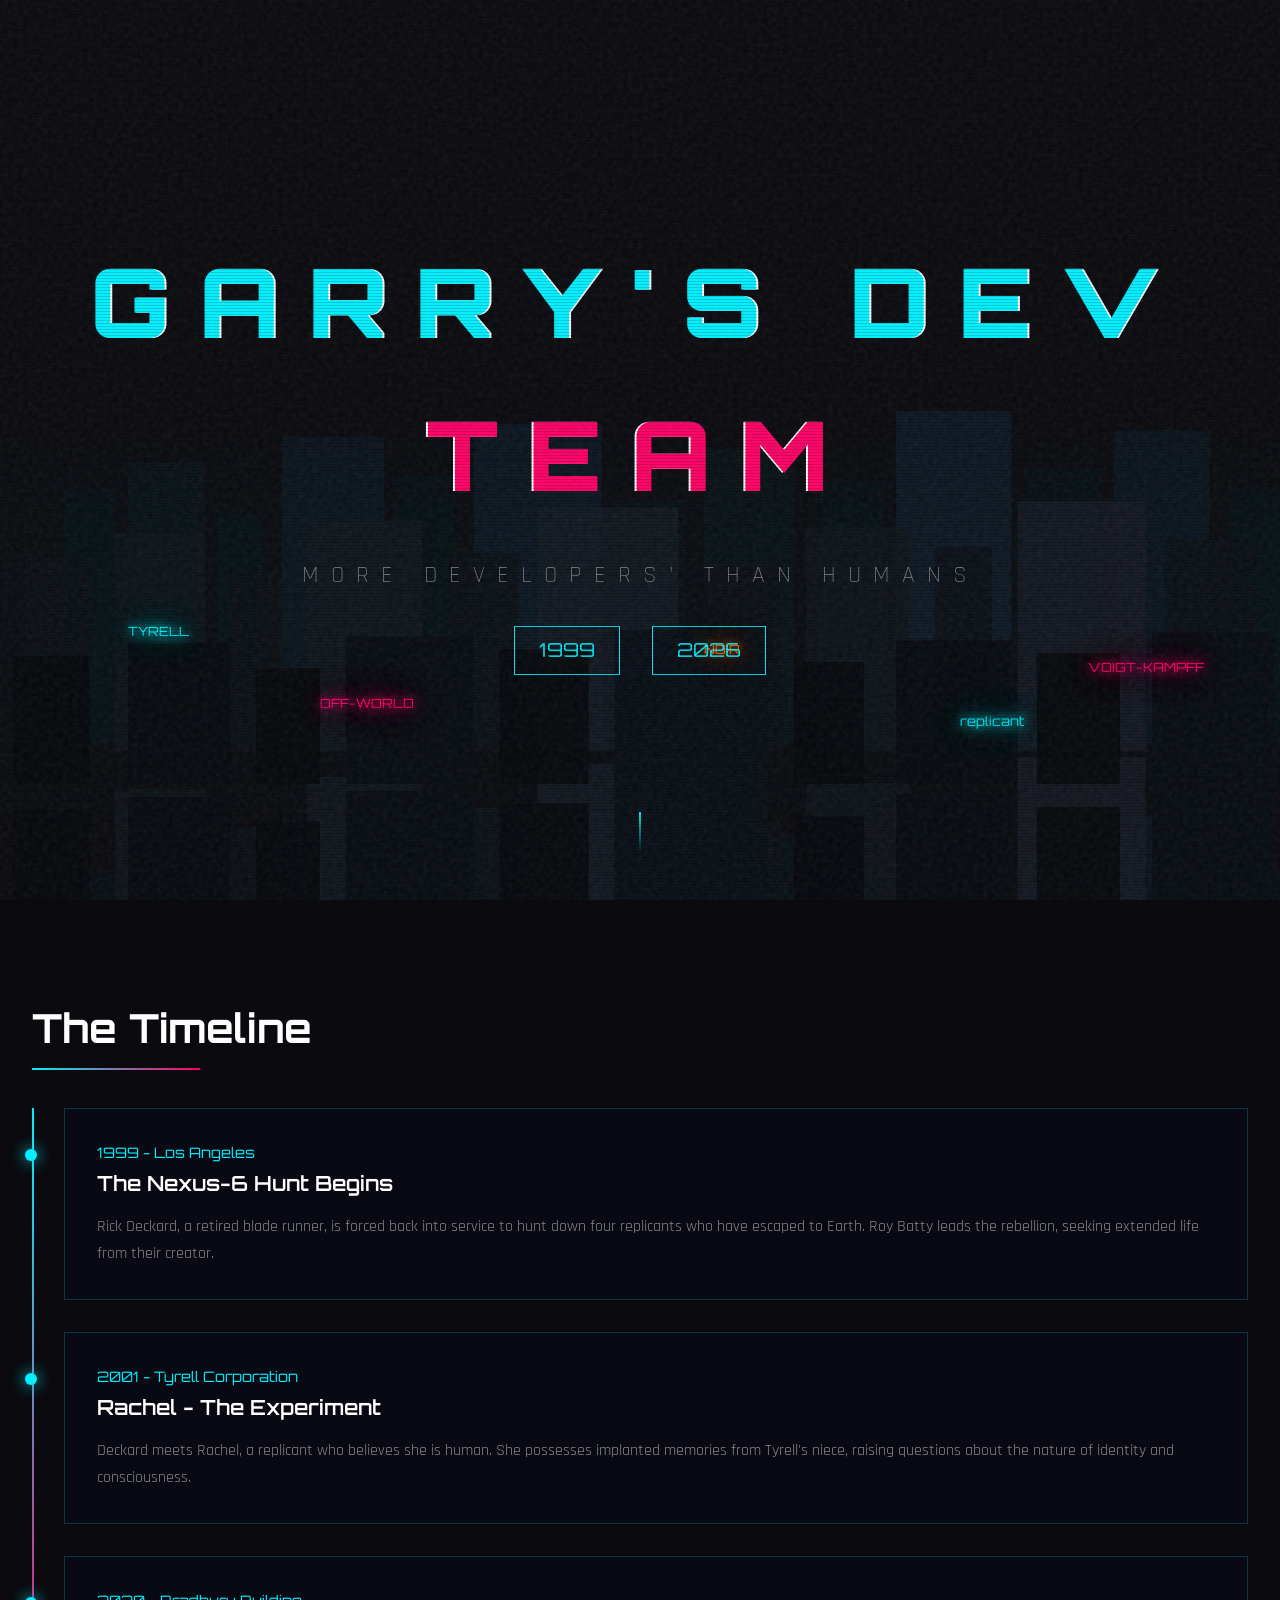
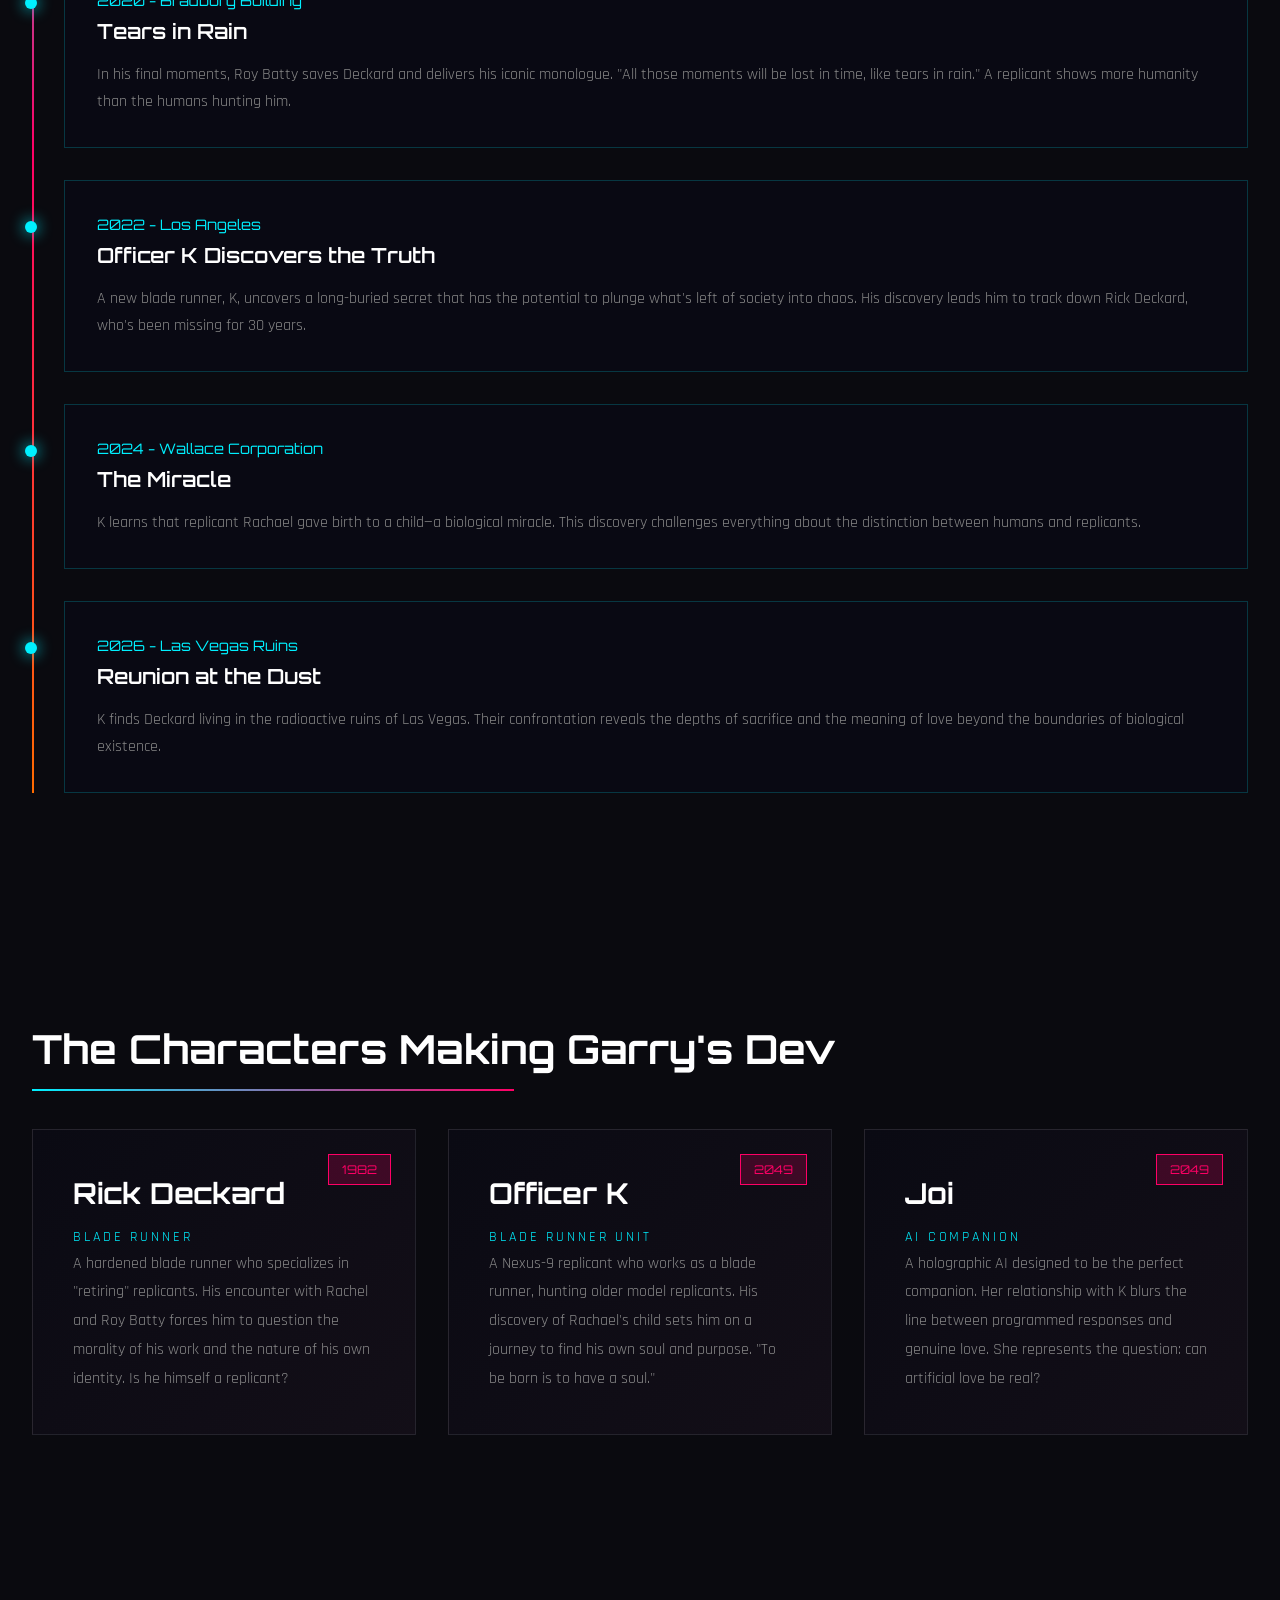
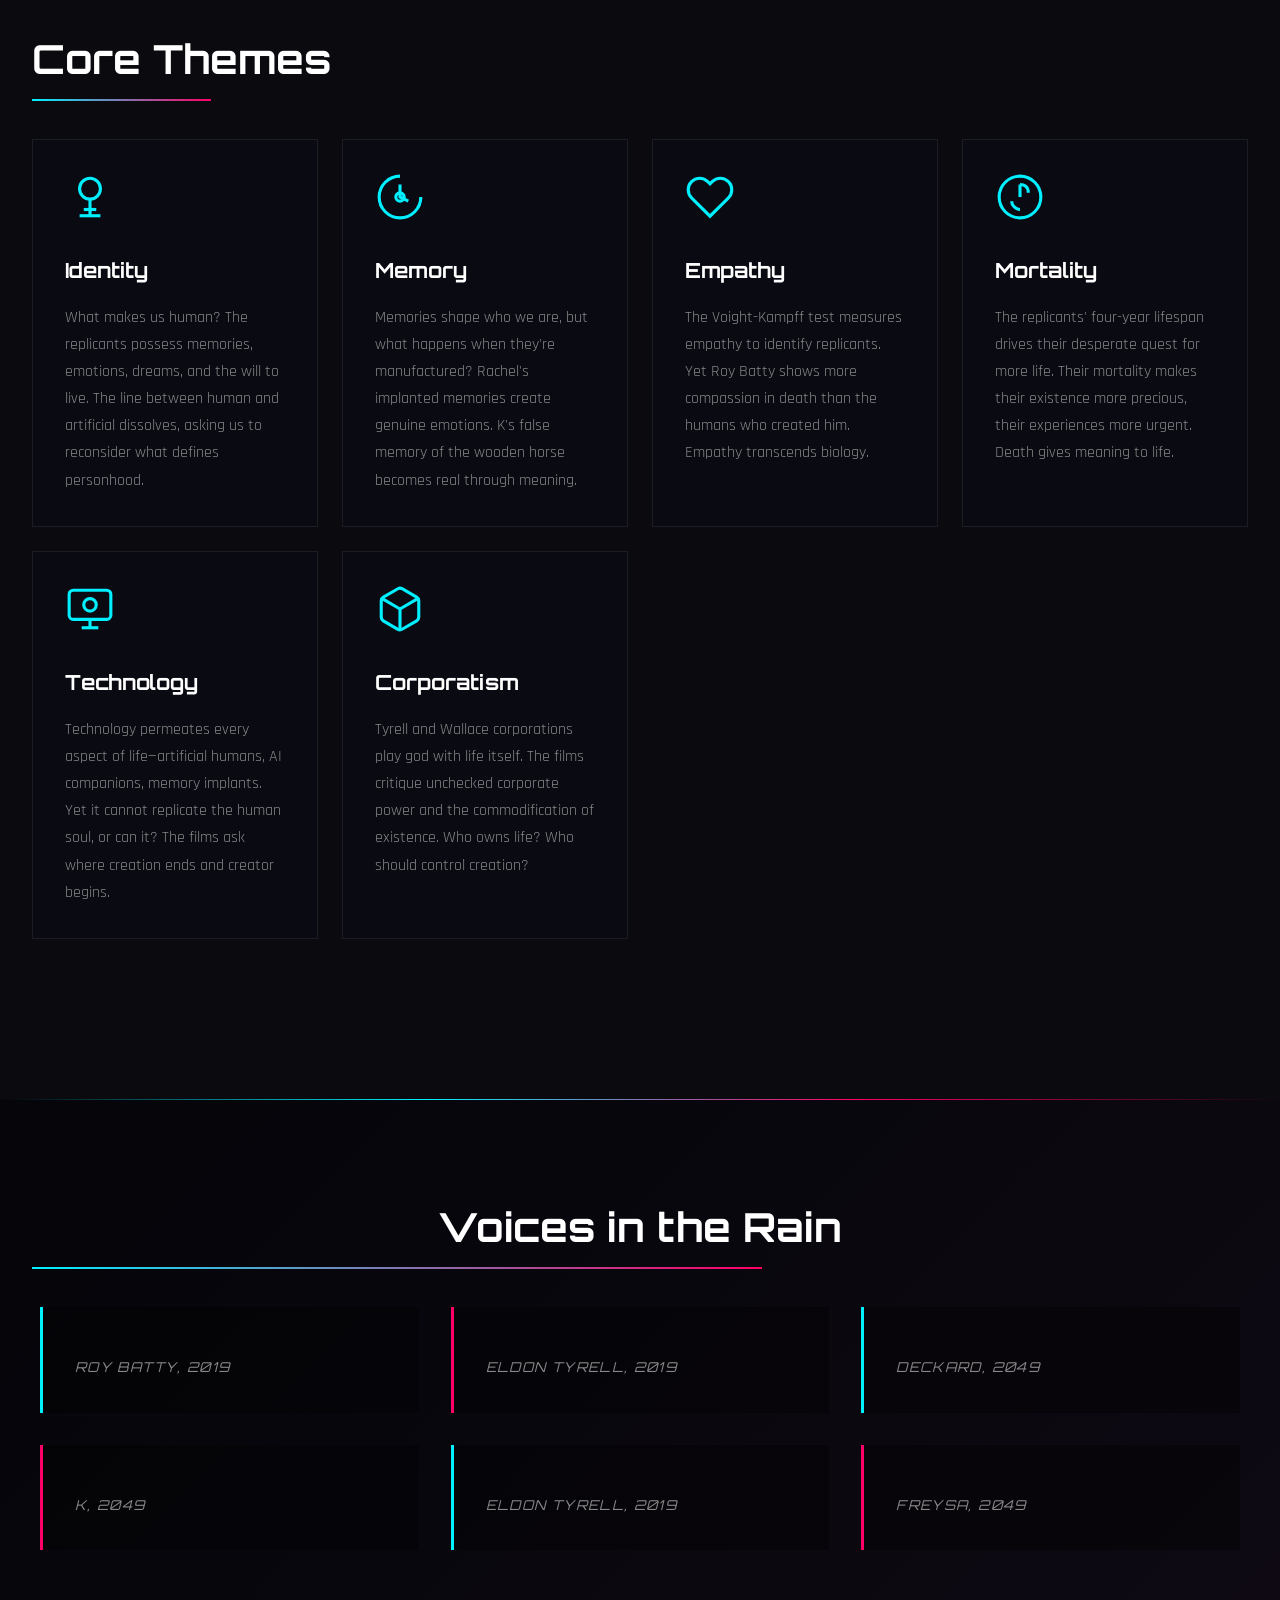
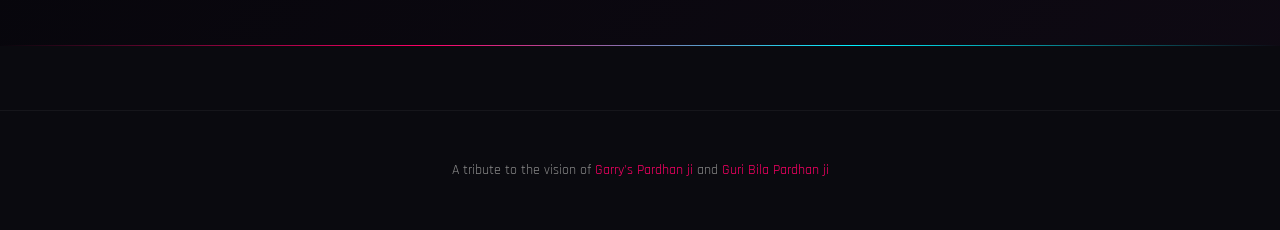
<file: index.html>
<!DOCTYPE html>     
<html lang="en">          
    
<head>    
    
    <title>GARRY'S DEV TEAM</title>
    <meta name="google-site-verification" content="avKt0kU8BLroSEwpbWZfUo_rFv3355gO7h4EBbHmnKc" />
    <meta charset="UTF-8">
    <meta name="viewport" content="width=device-width, initial-scale=1.0">
    <link href="https://fonts.googleapis.com/css2?family=Orbitron:wght@400;700;900&family=Rajdhani:wght@300;400;500;600&display=swap" rel="stylesheet">
    <link rel="stylesheet" href="style.css">
    
    <!-- <style>
        * {   
            margin: 0; 
            padding: 0;
            box-sizing: border-box;
        }

        :root {
            --cyan: #00f0ff;
            --magenta: #ff0066;
            --orange: #ff6b00;
            --dark-bg: #0a0a0f;
            --card-bg: rgba(10, 10, 20, 0.85);
            --text-primary: #e0e0e0;
            --text-secondary: #888;
        }

        html {
            scroll-behavior: smooth;
        }

        body {
            font-family: 'Rajdhani', sans-serif;
            background: var(--dark-bg);
            color: var(--text-primary);
            overflow-x: hidden;
            line-height: 1.6;
        }

        /* Film Grain Overlay */
        .film-grain {
            position: fixed;
            top: 0;
            left: 0;
            width: 100%;
            height: 100%;
            pointer-events: none;
            z-index: 10000;
            opacity: 0.08;
            background-image: url("data:image/svg+xml,%3Csvg viewBox='0 0 200 200' xmlns='http://www.w3.org/2000/svg'%3E%3Cfilter id='noise'%3E%3CfeTurbulence type='fractalNoise' baseFrequency='0.9' numOctaves='4' stitchTiles='stitch'/%3E%3C/filter%3E%3Crect width='100%25' height='100%25' filter='url(%23noise)'/%3E%3C/svg%3E");
            animation: grain 0.3s steps(3) infinite;
        }

        @keyframes grain {
            0%, 100% { transform: translate(0, 0); }
            33% { transform: translate(-2px, 1px); }
            66% { transform: translate(1px, -1px); }
        }

        /* CRT Scanlines */
        .scanlines {
            position: fixed;
            top: 0;
            left: 0;
            width: 100%;
            height: 100%;
            pointer-events: none; 
            z-index: 9999;
            background: repeating-linear-gradient(
                0deg,
                rgba(0, 0, 0, 0.15) 0px,
                rgba(0, 0, 0, 0.15) 1px,
                transparent 1px,
                transparent 3px
            );
            animation: scanlineMove 8s linear infinite;
        }

        @keyframes scanlineMove {
            0% { background-position: 0 0; }
            100% { background-position: 0 100px; }
        }

        /* Rain Canvas */
        #rainCanvas {
            position: fixed;
            top: 0;
            left: 0;
            width: 100%;
            height: 100%;
            z-index: 5;
            pointer-events: none;
        }

        /* Hero Section */
        .hero {
            position: relative;
            height: 100vh;
            min-height: 700px;
            display: flex;
            align-items: center;
            justify-content: center;
            overflow: hidden;
        }

        .parallax-container {
            position: absolute;
            width: 100%;
            height: 100%;
            top: 0;
            left: 0;
        }

        .city-layer {
            position: absolute;
            bottom: 0;
            left: 0;
            width: 100%;
            background-size: cover;
            background-position: bottom center;
            background-repeat: repeat-x;
        }

        .city-back {
            height: 60%;
            background: linear-gradient(to top, 
                transparent 0%,
                rgba(0, 240, 255, 0.02) 50%,
                transparent 100%
            ),
            url("data:image/svg+xml,%3Csvg xmlns='http://www.w3.org/2000/svg' viewBox='0 0 1000 300'%3E%3Crect x='50' y='100' width='40' height='200' fill='%23051015'/%3E%3Crect x='100' y='80' width='60' height='220' fill='%23081218'/%3E%3Crect x='170' y='120' width='35' height='180' fill='%23051015'/%3E%3Crect x='220' y='60' width='80' height='240' fill='%230a1520'/%3E%3Crect x='310' y='90' width='45' height='210' fill='%23051015'/%3E%3Crect x='370' y='50' width='100' height='250' fill='%230c1825'/%3E%3Crect x='480' y='110' width='55' height='190' fill='%23051015'/%3E%3Crect x='550' y='70' width='70' height='230' fill='%23081218'/%3E%3Crect x='640' y='95' width='50' height='205' fill='%23051015'/%3E%3Crect x='700' y='40' width='90' height='260' fill='%230e1a28'/%3E%3Crect x='800' y='85' width='60' height='215' fill='%23051015'/%3E%3Crect x='870' y='55' width='75' height='245' fill='%230a1520'/%3E%3Crect x='960' y='100' width='40' height='200' fill='%23051015'/%3E%3C/svg%3E");
            opacity: 0.7;
            z-index: 1;
        }

        .city-mid {
            height: 45%;
            background: url("data:image/svg+xml,%3Csvg xmlns='http://www.w3.org/2000/svg' viewBox='0 0 1000 200'%3E%3Crect x='20' y='50' width='50' height='150' fill='%230a0f15'/%3E%3Crect x='90' y='30' width='70' height='170' fill='%230d1318'/%3E%3Crect x='180' y='60' width='40' height='140' fill='%230a0f15'/%3E%3Crect x='240' y='20' width='90' height='180' fill='%230f151c'/%3E%3Crect x='350' y='45' width='55' height='155' fill='%230a0f15'/%3E%3Crect x='420' y='10' width='110' height='190' fill='%23111820'/%3E%3Crect x='550' y='55' width='60' height='145' fill='%230a0f15'/%3E%3Crect x='630' y='25' width='80' height='175' fill='%230d1318'/%3E%3Crect x='730' y='40' width='45' height='160' fill='%230a0f15'/%3E%3Crect x='795' y='5' width='100' height='195' fill='%23131822'/%3E%3Crect x='910' y='35' width='70' height='165' fill='%230a0f15'/%3E%3C/svg%3E");
            opacity: 0.85;
            z-index: 2;
        }

        .city-front {
            height: 30%;
            background: url("data:image/svg+xml,%3Csvg xmlns='http://www.w3.org/2000/svg' viewBox='0 0 1000 120'%3E%3Crect x='10' y='20' width='60' height='100' fill='%2305080c'/%3E%3Crect x='100' y='10' width='80' height='110' fill='%23060a0f'/%3E%3Crect x='200' y='30' width='50' height='90' fill='%2305080c'/%3E%3Crect x='270' y='5' width='100' height='115' fill='%23070c12'/%3E%3Crect x='390' y='15' width='70' height='105' fill='%2305080c'/%3E%3Crect x='480' y='0' width='120' height='120' fill='%23080e15'/%3E%3Crect x='620' y='25' width='55' height='95' fill='%2305080c'/%3E%3Crect x='700' y='8' width='90' height='112' fill='%23060a0f'/%3E%3Crect x='810' y='18' width='65' height='102' fill='%2305080c'/%3E%3Crect x='900' y='2' width='95' height='118' fill='%23070c12'/%3E%3C/svg%3E");
            opacity: 0.95;
            z-index: 3;
        }

        .neon-signs {
            position: absolute;
            bottom: 15%;
            left: 0;
            width: 100%;
            height: 20%;
            z-index: 4;
        }

        .neon-sign {
            position: absolute;
            font-family: 'Orbitron', sans-serif;
            font-size: 0.8rem;
            color: var(--cyan);
            text-shadow: 0 0 10px var(--cyan), 0 0 20px var(--cyan), 0 0 40px var(--cyan);
            animation: neonFlicker 3s infinite;
        }

        .neon-sign:nth-child(1) { left: 10%; top: 20%; animation-delay: 0s; }
        .neon-sign:nth-child(2) { left: 25%; top: 60%; color: var(--magenta); text-shadow: 0 0 10px var(--magenta), 0 0 20px var(--magenta), 0 0 40px var(--magenta); animation-delay: 0.5s; }
        .neon-sign:nth-child(3) { left: 55%; top: 30%; color: var(--orange); text-shadow: 0 0 10px var(--orange), 0 0 20px var(--orange), 0 0 40px var(--orange); animation-delay: 1s; }
        .neon-sign:nth-child(4) { left: 75%; top: 70%; animation-delay: 1.5s; }
        .neon-sign:nth-child(5) { left: 85%; top: 40%; color: var(--magenta); text-shadow: 0 0 10px var(--magenta), 0 0 20px var(--magenta), 0 0 40px var(--magenta); animation-delay: 2s; }

        @keyframes neonFlicker {
            0%, 100% { opacity: 1; }
            92% { opacity: 1; }
            93% { opacity: 0.3; }
            94% { opacity: 1; }
            96% { opacity: 0.5; }
            97% { opacity: 1; }
        }

        .hero-content {
            position: relative;
            z-index: 10;
            text-align: center;
            padding: 2rem;
        }

        .glitch-title {
            font-family: 'Orbitron', sans-serif;
            font-size: clamp(2.5rem, 8vw, 6rem);
            font-weight: 900;
            color: #fff;
            text-transform: uppercase;
            letter-spacing: 0.3em;
            position: relative;
            animation: textShadow 4s infinite;
        }

        .glitch-title::before,
        .glitch-title::after {
            content: attr(data-text);
            position: absolute;
            top: 0;
            left: 0;
            width: 100%;
            height: 100%;
        }

        .glitch-title::before {
            color: var(--cyan);
            animation: glitch1 2s infinite;
            clip-path: polygon(0 0, 100% 0, 100% 45%, 0 45%);
            transform: translateX(-2px);
        }

        .glitch-title::after {
            color: var(--magenta);
            animation: glitch2 2s infinite;
            clip-path: polygon(0 55%, 100% 55%, 100% 100%, 0 100%);
            transform: translateX(2px);
        }

        @keyframes glitch1 {
            0%, 100% { transform: translateX(0); }
            20% { transform: translateX(-3px); }
            40% { transform: translateX(3px); }
            60% { transform: translateX(-1px); }
            80% { transform: translateX(2px); }
        }

        @keyframes glitch2 {
            0%, 100% { transform: translateX(0); }
            20% { transform: translateX(3px); }
            40% { transform: translateX(-3px); }
            60% { transform: translateX(1px); }
            80% { transform: translateX(-2px); }
        }

        @keyframes textShadow {
            0%, 100% { text-shadow: 0 0 20px rgba(255,255,255,0.5), 0 0 40px var(--cyan); }
            50% { text-shadow: 0 0 30px rgba(255,255,255,0.7), 0 0 60px var(--magenta); }
        }

        .subtitle {
            font-family: 'Rajdhani', sans-serif;
            font-size: clamp(1rem, 3vw, 1.5rem);
            font-weight: 300;
            letter-spacing: 0.5em;
            color: var(--text-secondary);
            margin-top: 1.5rem;
            text-transform: uppercase;
        }

        .year-badge {
            display: inline-flex;
            gap: 2rem;
            margin-top: 2rem;
            font-family: 'Orbitron', sans-serif;
            font-size: 1.2rem;
        }

        .year-badge span {
            padding: 0.5rem 1.5rem;
            border: 1px solid var(--cyan);
            color: var(--cyan);
            position: relative;
            overflow: hidden;
            transition: all 0.3s ease;
            cursor: pointer;
        }

        .year-badge span::before {
            content: '';
            position: absolute;
            top: 0;
            left: -100%;
            width: 100%;
            height: 100%;
            background: linear-gradient(90deg, transparent, rgba(0, 240, 255, 0.2), transparent);
            transition: left 0.5s ease;
        }

        .year-badge span:hover::before {
            left: 100%;
        }

        .year-badge span:hover {
            background: rgba(0, 240, 255, 0.1);
            box-shadow: 0 0 20px rgba(0, 240, 255, 0.3);
        }

        .scroll-indicator {
            position: absolute;
            bottom: 3rem;
            left: 50%;
            transform: translateX(-50%);
            z-index: 10;
            animation: bounce 2s infinite;
        }

        .scroll-indicator span {
            display: block;
            width: 2px;
            height: 40px;
            background: linear-gradient(to bottom, var(--cyan), transparent);
            margin: 0 auto;
        }

        @keyframes bounce {
            0%, 100% { transform: translateX(-50%) translateY(0); }
            50% { transform: translateX(-50%) translateY(10px); }
        }

        /* Section Styles */
        section {
            position: relative;
            z-index: 10;
            padding: 6rem 2rem;
            max-width: 1400px;
            margin: 0 auto;
        }

        .section-title {
            font-family: 'Orbitron', sans-serif;
            font-size: clamp(1.8rem, 4vw, 2.5rem);
            font-weight: 700;
            margin-bottom: 3rem;
            position: relative;
            display: inline-block;
            color: #fff;
        }

        .section-title::after {
            content: '';
            position: absolute;
            bottom: -10px;
            left: 0;
            width: 60%;
            height: 2px;
            background: linear-gradient(90deg, var(--cyan), var(--magenta));
        }

        /* Timeline */
        .timeline {
            position: relative;
            padding-left: 2rem;
        }

        .timeline::before {
            content: '';
            position: absolute;
            left: 0;
            top: 0;
            height: 100%;
            width: 2px;
            background: linear-gradient(to bottom, var(--cyan), var(--magenta), var(--orange));
        }

        .timeline-item {
            position: relative;
            padding: 2rem;
            margin-bottom: 2rem;
            background: var(--card-bg);
            border: 1px solid rgba(0, 240, 255, 0.2);
            backdrop-filter: blur(10px);
            transition: all 0.4s ease;
            cursor: pointer;
        }

        .timeline-item::before {
            content: '';
            position: absolute;
            left: -2.5rem;
            top: 2.5rem;
            width: 12px;
            height: 12px;
            background: var(--cyan);
            border-radius: 50%;
            box-shadow: 0 0 15px var(--cyan);
            transition: all 0.3s ease;
        }

        .timeline-item:hover {
            transform: translateX(10px);
            border-color: var(--cyan);
            box-shadow: 0 0 30px rgba(0, 240, 255, 0.2), inset 0 0 30px rgba(0, 240, 255, 0.05);
        }

        .timeline-item:hover::before {
            background: var(--magenta);
            box-shadow: 0 0 20px var(--magenta);
        }

        .timeline-year {
            font-family: 'Orbitron', sans-serif;
            font-size: 0.9rem;
            color: var(--cyan);
            margin-bottom: 0.5rem;
        }

        .timeline-title {
            font-family: 'Orbitron', sans-serif;
            font-size: 1.3rem;
            font-weight: 600;
            margin-bottom: 0.8rem;
            color: #fff;
        }

        .timeline-desc {
            color: var(--text-secondary);
            font-size: 1rem;
            line-height: 1.7;
        }

        /* Character Cards */
        .characters-grid {
            display: grid;
            grid-template-columns: repeat(auto-fit, minmax(300px, 1fr));
            gap: 2rem;
        }

        .character-card {
            position: relative;
            background: linear-gradient(135deg, rgba(10, 10, 20, 0.9), rgba(20, 15, 25, 0.9));
            border: 1px solid rgba(255, 255, 255, 0.1);
            padding: 2.5rem;
            overflow: hidden;
            transition: all 0.4s ease;
            cursor: pointer;
        }

        .character-card::before {
            content: '';
            position: absolute;
            top: 0;
            left: 0;
            width: 100%;
            height: 4px;
            background: linear-gradient(90deg, var(--cyan), var(--magenta));
            transform: scaleX(0);
            transform-origin: left;
            transition: transform 0.4s ease;
        }

        .character-card::after {
            content: '';
            position: absolute;
            top: 0;
            left: 0;
            width: 100%;
            height: 100%;
            background: linear-gradient(135deg, transparent 40%, rgba(0, 240, 255, 0.05) 100%);
            opacity: 0;
            transition: opacity 0.4s ease;
        }

        .character-card:hover {
            transform: translateY(-10px);
            border-color: rgba(0, 240, 255, 0.3);
            box-shadow: 0 20px 50px rgba(0, 0, 0, 0.5), 0 0 40px rgba(0, 240, 255, 0.1);
        }

        .character-card:hover::before {
            transform: scaleX(1);
        }

        .character-card:hover::after {
            opacity: 1;
        }

        .character-name {
            font-family: 'Orbitron', sans-serif;
            font-size: 1.8rem;
            font-weight: 700;
            margin-bottom: 0.5rem;
            color: #fff;
            position: relative;
            z-index: 2;
        }

        .character-role {
            font-size: 0.9rem;
            color: var(--cyan);
            text-transform: uppercase;
            letter-spacing: 0.2em;
            margin-bottom: 1.5rem;
            position: relative;
            z-index: 2;
        }

        .character-desc {
            color: var(--text-secondary);
            line-height: 1.8;
            position: relative;
            z-index: 2;
        }

        .character-movie {
            position: absolute;
            top: 1.5rem;
            right: 1.5rem;
            font-family: 'Orbitron', sans-serif;
            font-size: 0.75rem;
            padding: 0.3rem 0.8rem;
            background: rgba(255, 0, 102, 0.2);
            border: 1px solid var(--magenta);
            color: var(--magenta);
            z-index: 2;
        }

        /* Themes Panel */
        .themes-container {
            display: grid;
            grid-template-columns: repeat(auto-fit, minmax(280px, 1fr));
            gap: 1.5rem;
        }

        .theme-card {
            background: rgba(10, 10, 20, 0.8);
            border: 1px solid rgba(255, 255, 255, 0.08);
            padding: 2rem;
            position: relative;
            overflow: hidden;
            transition: all 0.4s ease;
        }

        .theme-card::before {
            content: '';
            position: absolute;
            top: -50%;
            left: -50%;
            width: 200%;
            height: 200%;
            background: conic-gradient(from 0deg, transparent, var(--cyan), transparent 30%);
            animation: rotate 6s linear infinite;
            opacity: 0;
            transition: opacity 0.4s ease;
        }

        .theme-card:hover::before {
            opacity: 0.1;
        }

        @keyframes rotate {
            100% { transform: rotate(360deg); }
        }

        .theme-card:hover {
            border-color: var(--cyan);
            transform: scale(1.02);
        }

        .theme-icon {
            width: 50px;
            height: 50px;
            margin-bottom: 1.5rem;
            color: var(--cyan);
            position: relative;
            z-index: 2;
        }

        .theme-title {
            font-family: 'Orbitron', sans-serif;
            font-size: 1.3rem;
            margin-bottom: 1rem;
            color: #fff;
            position: relative;
            z-index: 2;
        }

        .theme-desc {
            color: var(--text-secondary);
            line-height: 1.7;
            position: relative;
            z-index: 2;
        }

        /* Quote Wall */
        .quotes-section {
            background: linear-gradient(135deg, rgba(5, 5, 10, 0.95), rgba(15, 10, 20, 0.95));
            padding: 6rem 2rem;
            margin: 4rem 0;
            position: relative;
        }

        .quotes-section::before {
            content: '';
            position: absolute;
            top: 0;
            left: 0;
            width: 100%;
            height: 1px;
            background: linear-gradient(90deg, transparent, var(--cyan), var(--magenta), transparent);
        }

        .quotes-section::after {
            content: '';
            position: absolute;
            bottom: 0;
            left: 0;
            width: 100%;
            height: 1px;
            background: linear-gradient(90deg, transparent, var(--magenta), var(--cyan), transparent);
        }

        .quotes-grid {
            max-width: 1200px;
            margin: 0 auto;
            display: grid;
            grid-template-columns: repeat(auto-fit, minmax(300px, 1fr));
            gap: 2rem;
        }

        .quote-card {
            padding: 2rem;
            background: rgba(0, 0, 0, 0.4);
            border-left: 3px solid var(--cyan);
            position: relative;
            transition: all 0.3s ease;
        }

        .quote-card:nth-child(even) {
            border-left-color: var(--magenta);
        }

        .quote-card:hover {
            background: rgba(0, 240, 255, 0.05);
            transform: translateX(5px);
        }

        .quote-text {
            font-family: 'Rajdhani', sans-serif;
            font-size: 1.2rem;
            font-style: italic;
            line-height: 1.8;
            margin-bottom: 1rem;
            color: #e0e0e0;
        }

        .quote-text .cursor {
            display: inline-block;
            width: 2px;
            height: 1.2em;
            background: var(--cyan);
            margin-left: 2px;
            animation: blink 0.7s infinite;
            vertical-align: text-bottom;
        }

        @keyframes blink {
            0%, 50% { opacity: 1; }
            51%, 100% { opacity: 0; }
        }

        .quote-author {
            font-family: 'Orbitron', sans-serif;
            font-size: 0.85rem;
            color: var(--text-secondary);
            text-transform: uppercase;
            letter-spacing: 0.1em;
        }

        /* Footer */
        footer {
            position: relative;
            z-index: 10;
            padding: 3rem 2rem;
            text-align: center;
            border-top: 1px solid rgba(255, 255, 255, 0.05);
        }

        .footer-text {
            font-size: 0.9rem;
            color: var(--text-secondary);
        }

        .footer-text span {
            color: var(--magenta);
        }

        /* Responsive */
        @media (max-width: 768px) {
            .timeline {
                padding-left: 1.5rem;
            }

            .timeline-item::before {
                left: -1.9rem;
                width: 10px;
                height: 10px;
            }

            .characters-grid {
                grid-template-columns: 1fr;
            }

            .year-badge {
                flex-direction: column;
                gap: 1rem;
            }

            section {
                padding: 4rem 1.5rem;
            }
        }

        /* Reduced Motion */
        @media (prefers-reduced-motion: reduce) {
            *, *::before, *::after {
                animation-duration: 0.01ms !important;
                animation-iteration-count: 1 !important;
                transition-duration: 0.01ms !important;
            }
        }

        /* Glow effect for interactive elements */
        .glow-cyan:hover {
            box-shadow: 0 0 20px rgba(0, 240, 255, 0.4), inset 0 0 20px rgba(0, 240, 255, 0.1);
        }

        .glow-magenta:hover {
            box-shadow: 0 0 20px rgba(255, 0, 102, 0.4), inset 0 0 20px rgba(255, 0, 102, 0.1);
        } -->
    <!-- </style> -->
    
</head>
    
<body>
    <script src="script.js"></script>
    <div class="film-grain"></div>
    <div class="scanlines"></div>
    <canvas id="rainCanvas"></canvas>

    <!-- Hero Section -->
    <header class="hero">
        <div class="parallax-container">
            <div class="city-layer city-back" data-speed="0.1"></div>
            <div class="city-layer city-mid" data-speed="0.3"></div>
            <div class="city-layer city-front" data-speed="0.5"></div>
            <div class="neon-signs">
                <span class="neon-sign">TYRELL</span>
                <span class="neon-sign">OFF-WORLD</span>
                <span class="neon-sign">NOIR</span>
                <span class="neon-sign">replicant</span>
                <span class="neon-sign">VOIGT-KAMPFF</span>
            </div>
        </div>
        
        <div class="hero-content">
            <h1 class="glitch-title" data-text="GARRY'S DEV TEAM">GARRY'S DEV TEAM</h1>
            
            <p class="subtitle">More Developers' Than Humans</p>
            <div class="year-badge">
                <span>1999</span>
                <span>2026</span>
            </div>
        </div>

        <div class="scroll-indicator">
            <span></span>
        </div>
    </header>

    <!-- Timeline Section -->
    <section id="timeline">
        <h2 class="section-title">The Timeline</h2>
        <div class="timeline">
            <article class="timeline-item">
                <span class="timeline-year">1999 - Los Angeles</span>
                <h3 class="timeline-title">The Nexus-6 Hunt Begins</h3>
                <p class="timeline-desc">Rick Deckard, a retired blade runner, is forced back into service to hunt down four replicants who have escaped to Earth. Roy Batty leads the rebellion, seeking extended life from their creator.</p>
            </article>
            <article class="timeline-item">
                <span class="timeline-year">2001 - Tyrell Corporation</span>
                <h3 class="timeline-title">Rachel - The Experiment</h3>
                <p class="timeline-desc">Deckard meets Rachel, a replicant who believes she is human. She possesses implanted memories from Tyrell's niece, raising questions about the nature of identity and consciousness.</p>
            </article>
            <article class="timeline-item">
                <span class="timeline-year">2020 - Bradbury Building</span>
                <h3 class="timeline-title">Tears in Rain</h3>
                <p class="timeline-desc">In his final moments, Roy Batty saves Deckard and delivers his iconic monologue. "All those moments will be lost in time, like tears in rain." A replicant shows more humanity than the humans hunting him.</p>
            </article>
            <article class="timeline-item">
                <span class="timeline-year">2022 - Los Angeles</span>
                <h3 class="timeline-title">Officer K Discovers the Truth</h3>
                <p class="timeline-desc">A new blade runner, K, uncovers a long-buried secret that has the potential to plunge what's left of society into chaos. His discovery leads him to track down Rick Deckard, who's been missing for 30 years.</p>
            </article>
            <article class="timeline-item">
                <span class="timeline-year">2024 - Wallace Corporation</span>
                <h3 class="timeline-title">The Miracle</h3>
                <p class="timeline-desc">K learns that replicant Rachael gave birth to a child—a biological miracle. This discovery challenges everything about the distinction between humans and replicants.</p>
            </article>
            <article class="timeline-item">
                <span class="timeline-year">2026 - Las Vegas Ruins</span>
                <h3 class="timeline-title">Reunion at the Dust</h3>
                <p class="timeline-desc">K finds Deckard living in the radioactive ruins of Las Vegas. Their confrontation reveals the depths of sacrifice and the meaning of love beyond the boundaries of biological existence.</p>
            </article>
        </div>
    </section>

    <!-- Characters Section -->
    <section id="characters">
        <h2 class="section-title">The Characters Making Garry's Dev</h2>
        <div class="characters-grid">
            <article class="character-card">
                <span class="character-movie">1982</span>
                <h3 class="character-name">Rick Deckard</h3>
                <span class="character-role">Blade Runner</span>
                <p class="character-desc">A hardened blade runner who specializes in "retiring" replicants. His encounter with Rachel and Roy Batty forces him to question the morality of his work and the nature of his own identity. Is he himself a replicant?</p>
            </article>
            <article class="character-card">
                <span class="character-movie">2049</span>
                <h3 class="character-name">Officer K</h3>
                <span class="character-role">Blade Runner Unit</span>
                <p class="character-desc">A Nexus-9 replicant who works as a blade runner, hunting older model replicants. His discovery of Rachael's child sets him on a journey to find his own soul and purpose. "To be born is to have a soul."</p>
            </article>
            <article class="character-card">
                <span class="character-movie">2049</span>
                <h3 class="character-name">Joi</h3>
                <span class="character-role">AI Companion</span>
                <p class="character-desc">A holographic AI designed to be the perfect companion. Her relationship with K blurs the line between programmed responses and genuine love. She represents the question: can artificial love be real?</p>
            </article>
        </div>
    </section>

    <!-- Themes Section -->
    <section id="themes">
        <h2 class="section-title">Core Themes</h2>
        <div class="themes-container">
            <article class="theme-card">
                <svg class="theme-icon" viewBox="0 0 24 24" fill="none" stroke="currentColor" stroke-width="1.5">
                    <circle cx="12" cy="8" r="5"/>
                    <path d="M12 13v8"/>
                    <path d="M9 18h6"/>
                    <path d="M7 21h10"/>
                </svg>
                <h3 class="theme-title">Identity</h3>
                <p class="theme-desc">What makes us human? The replicants possess memories, emotions, dreams, and the will to live. The line between human and artificial dissolves, asking us to reconsider what defines personhood.</p>
            </article>
            <article class="theme-card">
                <svg class="theme-icon" viewBox="0 0 24 24" fill="none" stroke="currentColor" stroke-width="1.5">
                    <path d="M12 2a10 10 0 1 0 10 10"/>
                    <path d="M12 6v6l4 2"/>
                    <circle cx="12" cy="12" r="2"/>
                </svg>
                <h3 class="theme-title">Memory</h3>
                <p class="theme-desc">Memories shape who we are, but what happens when they're manufactured? Rachel's implanted memories create genuine emotions. K's false memory of the wooden horse becomes real through meaning.</p>
            </article>
            <article class="theme-card">
                <svg class="theme-icon" viewBox="0 0 24 24" fill="none" stroke="currentColor" stroke-width="1.5">
                    <path d="M20.84 4.61a5.5 5.5 0 0 0-7.78 0L12 5.67l-1.06-1.06a5.5 5.5 0 0 0-7.78 7.78l1.06 1.06L12 21.23l7.78-7.78 1.06-1.06a5.5 5.5 0 0 0 0-7.78z"/>
                </svg>
                <h3 class="theme-title">Empathy</h3>
                <p class="theme-desc">The Voight-Kampff test measures empathy to identify replicants. Yet Roy Batty shows more compassion in death than the humans who created him. Empathy transcends biology.</p>
            </article>
            <article class="theme-card">
                <svg class="theme-icon" viewBox="0 0 24 24" fill="none" stroke="currentColor" stroke-width="1.5">
                    <circle cx="12" cy="12" r="10"/>
                    <path d="M12 6v6"/>
                    <path d="M12 6c2 0 4 1 4 4"/>
                    <path d="M8 14c0 2 2 4 4 4"/>
                </svg>
                <h3 class="theme-title">Mortality</h3>
                <p class="theme-desc">The replicants' four-year lifespan drives their desperate quest for more life. Their mortality makes their existence more precious, their experiences more urgent. Death gives meaning to life.</p>
            </article>
            <article class="theme-card">
                <svg class="theme-icon" viewBox="0 0 24 24" fill="none" stroke="currentColor" stroke-width="1.5">
                    <rect x="2" y="3" width="20" height="14" rx="2"/>
                    <path d="M8 21h8"/>
                    <path d="M12 17v4"/>
                    <circle cx="12" cy="10" r="3"/>
                </svg>
                <h3 class="theme-title">Technology</h3>
                <p class="theme-desc">Technology permeates every aspect of life—artificial humans, AI companions, memory implants. Yet it cannot replicate the human soul, or can it? The films ask where creation ends and creator begins.</p>
            </article>
            <article class="theme-card">
                <svg class="theme-icon" viewBox="0 0 24 24" fill="none" stroke="currentColor" stroke-width="1.5">
                    <path d="M21 16V8a2 2 0 0 0-1-1.73l-7-4a2 2 0 0 0-2 0l-7 4A2 2 0 0 0 3 8v8a2 2 0 0 0 1 1.73l7 4a2 2 0 0 0 2 0l7-4A2 2 0 0 0 21 16z"/>
                    <path d="M12 22V12"/>
                    <path d="M12 12L3.5 7"/>
                    <path d="M12 12l8.5-5"/>
                </svg>
                <h3 class="theme-title">Corporatism</h3>
                <p class="theme-desc">Tyrell and Wallace corporations play god with life itself. The films critique unchecked corporate power and the commodification of existence. Who owns life? Who should control creation?</p>
            </article>
        </div>
    </section>

    <!-- Quote Wall -->
    <section class="quotes-section">
        <h2 class="section-title" style="text-align: center; display: block; margin: 0 auto 3rem;">Voices in the Rain</h2>
        <div class="quotes-grid">
            <article class="quote-card">
                <blockquote class="quote-text" data-quote="I've seen things you people wouldn't believe. Attack ships on fire off the shoulder of Orion. I watched C-beams glitter in the dark near the Tannhauser Gate. All those moments will be lost in time, like tears in rain. Time to die."></blockquote>
                <cite class="quote-author">Roy Batty, 2019</cite>
            </article>
            <article class="quote-card">
                <blockquote class="quote-text" data-quote="More human than human is our motto."></blockquote>
                <cite class="quote-author">Eldon Tyrell, 2019</cite>
            </article>
            <article class="quote-card">
                <blockquote class="quote-text" data-quote="Sometimes to love someone, you got to be a stranger."></blockquote>
                <cite class="quote-author">Deckard, 2049</cite>
            </article>
            <article class="quote-card">
                <blockquote class="quote-text" data-quote="All the best memories are hers."></blockquote>
                <cite class="quote-author">K, 2049</cite>
            </article>
            <article class="quote-card">
                <blockquote class="quote-text" data-quote="The light that burns twice as bright burns half as long. And you have burned so very, very brightly, Roy."></blockquote>
                <cite class="quote-author">Eldon Tyrell, 2019</cite>
            </article>
            <article class="quote-card">
                <blockquote class="quote-text" data-quote="Dying for the right cause is the most human thing we can do."></blockquote>
                <cite class="quote-author">Freysa, 2049</cite>
            </article>
        </div>
    </section>

    <!-- Footer -->
    <footer>
        <p class="footer-text">A tribute to the vision of <span>Garry's Pardhan ji</span> and <span>Guri Bila Pardhan ji</span></p>
    </footer>

    <!-- <script>
        // Rain Effect
        const rainCanvas = document.getElementById('rainCanvas');
        const ctx = rainCanvas.getContext('2d');
        let raindrops = [];
        let animationId = null;

        function resizeCanvas() {
            rainCanvas.width = window.innerWidth;
            rainCanvas.height = window.innerHeight;
        }

        class Raindrop {
            constructor() {
                this.reset();
            }

            reset() {
                this.x = Math.random() * rainCanvas.width;
                this.y = Math.random() * -rainCanvas.height;
                this.speed = Math.random() * 8 + 12;
                this.length = Math.random() * 20 + 10;
                this.opacity = Math.random() * 0.3 + 0.1;
                this.width = Math.random() * 1.5 + 0.5;
            }

            update() {
                this.y += this.speed;
                if (this.y > rainCanvas.height) {
                    this.reset();
                }
            }

            draw() {
                ctx.beginPath();
                ctx.moveTo(this.x, this.y);
                ctx.lineTo(this.x + this.width * 0.5, this.y + this.length);
                ctx.strokeStyle = `rgba(150, 200, 255, ${this.opacity})`;
                ctx.lineWidth = this.width;
                ctx.lineCap = 'round';
                ctx.stroke();
            }
        }

        function initRain() {
            raindrops = [];
            const dropCount = Math.floor((rainCanvas.width * rainCanvas.height) / 15000);
            for (let i = 0; i < Math.min(dropCount, 200); i++) {
                raindrops.push(new Raindrop());
            }
        }

        function animateRain() {
            ctx.clearRect(0, 0, rainCanvas.width, rainCanvas.height);
            raindrops.forEach(drop => {
                drop.update();
                drop.draw();
            });
            animationId = requestAnimationFrame(animateRain);
        }

        // Parallax Effect
        function handleParallax() {
            const scrollY = window.scrollY;
            const layers = document.querySelectorAll('.city-layer');
            
            layers.forEach(layer => {
                const speed = parseFloat(layer.dataset.speed) || 0.1;
                const yPos = -(scrollY * speed);
                layer.style.transform = `translateY(${yPos}px)`;
            });
        }

        // Typewriter Effect
        function typeWriter(element, text, speed = 40) {
            let i = 0;
            element.innerHTML = '';
            
            function type() {
                if (i < text.length) {
                    element.innerHTML = text.substring(0, i + 1) + '<span class="cursor"></span>';
                    i++;
                    setTimeout(type, speed);
                } else {
                    element.innerHTML = text;
                }
            }
            type();
        }

        // Intersection Observer for typewriter
        const quoteObserver = new IntersectionObserver((entries) => {
            entries.forEach(entry => {
                if (entry.isIntersecting) {
                    const quoteEl = entry.target.querySelector('.quote-text');
                    if (quoteEl && !quoteEl.dataset.typed) {
                        const text = quoteEl.dataset.quote;
                        quoteEl.dataset.typed = 'true';
                        setTimeout(() => typeWriter(quoteEl, text, 30), Math.random() * 300);
                    }
                }
            });
        }, { threshold: 0.5 });

        document.querySelectorAll('.quote-card').forEach(card => {
            quoteObserver.observe(card);
        });

        // Timeline items animation
        const timelineObserver = new IntersectionObserver((entries) => {
            entries.forEach((entry, index) => {
                if (entry.isIntersecting) {
                    setTimeout(() => {
                        entry.target.style.opacity = '1';
                        entry.target.style.transform = 'translateX(0)';
                    }, index * 100);
                }
            });
        }, { threshold: 0.2 });

        document.querySelectorAll('.timeline-item').forEach((item, index) => {
            item.style.opacity = '0';
            item.style.transform = 'translateX(-30px)';
            item.style.transition = 'all 0.6s ease';
            timelineObserver.observe(item);
        });

        // Character cards animation
        const cardObserver = new IntersectionObserver((entries) => {
            entries.forEach((entry, index) => {
                if (entry.isIntersecting) {
                    setTimeout(() => {
                        entry.target.style.opacity = '1';
                        entry.target.style.transform = 'translateY(0)';
                    }, index * 150);
                }
            });
        }, { threshold: 0.2 });

        document.querySelectorAll('.character-card').forEach((card, index) => {
            card.style.opacity = '0';
            card.style.transform = 'translateY(40px)';
            card.style.transition = 'all 0.6s ease';
            cardObserver.observe(card);
        });

        // Theme cards animation
        const themeObserver = new IntersectionObserver((entries) => {
            entries.forEach((entry, index) => {
                if (entry.isIntersecting) {
                    setTimeout(() => {
                        entry.target.style.opacity = '1';
                        entry.target.style.transform = 'scale(1)';
                    }, index * 100);
                }
            });
        }, { threshold: 0.2 });

        document.querySelectorAll('.theme-card').forEach((card, index) => {
            card.style.opacity = '0';
            card.style.transform = 'scale(0.95)';
            card.style.transition = 'all 0.5s ease';
            themeObserver.observe(card);
        });

        // Glitch effect intensification on hover
        const glitchTitle = document.querySelector('.glitch-title');
        glitchTitle.addEventListener('mouseenter', () => {
            glitchTitle.style.animation = 'textShadow 0.3s infinite';
        });
        glitchTitle.addEventListener('mouseleave', () => {
            glitchTitle.style.animation = 'textShadow 4s infinite';
        });

        // Initialize
        window.addEventListener('resize', () => {
            resizeCanvas();
            initRain();
        });

        window.addEventListener('scroll', () => {
            handleParallax();
        });

        // Check for reduced motion preference
        const prefersReducedMotion = window.matchMedia('(prefers-reduced-motion: reduce)');
        
        function handleReducedMotion() {
            if (prefersReducedMotion.matches) {
                if (animationId) {
                    cancelAnimationFrame(animationId);
                }
                ctx.clearRect(0, 0, rainCanvas.width, rainCanvas.height);
            } else {
                initRain();
                animateRain();
            }
        }

        prefersReducedMotion.addEventListener('change', handleReducedMotion);

        // Start everything
        resizeCanvas();
        handleReducedMotion();
    </script> -->
</body>
</html>
</file>
<file: style.css>
*       
        {
            margin: 0;
            padding: 0;
            box-sizing: border-box;
        } 

        :root {
            --cyan: #00f0ff;
            --magenta: #ff0066;
            --orange: #ff6b00;
            --dark-bg: #0a0a0f;
            --card-bg: rgba(10, 10, 20, 0.85);
            --text-primary: #e0e0e0;
            --text-secondary: #888;
        }

        html 
        {
            scroll-behavior: smooth;
        }

        body {
            font-family: 'Rajdhani', sans-serif;
            background: var(--dark-bg);
            color: var(--text-primary);
            overflow-x: hidden;
            line-height: 1.6;
        }

        /* Film Grain Overlay */
        .film-grain {
            position: fixed;
            top: 0;
            left: 0;
            width: 100%;
            height: 100%;
            pointer-events: none;
            z-index: 10000;
            opacity: 0.08;
            background-image: url("data:image/svg+xml,%3Csvg viewBox='0 0 200 200' xmlns='http://www.w3.org/2000/svg'%3E%3Cfilter id='noise'%3E%3CfeTurbulence type='fractalNoise' baseFrequency='0.9' numOctaves='4' stitchTiles='stitch'/%3E%3C/filter%3E%3Crect width='100%25' height='100%25' filter='url(%23noise)'/%3E%3C/svg%3E");
            animation: grain 0.3s steps(3) infinite;
        }

        @keyframes grain {
            0%, 100% { transform: translate(0, 0); }
            33% { transform: translate(-2px, 1px); }
            66% { transform: translate(1px, -1px); }
        }

        /* CRT Scanlines */
        .scanlines {
            position: fixed;
            top: 0;
            left: 0;
            width: 100%;
            height: 100%;
            pointer-events: none;
            z-index: 9999;
            background: repeating-linear-gradient(
                0deg,
                rgba(0, 0, 0, 0.15) 0px,
                rgba(0, 0, 0, 0.15) 1px,
                transparent 1px,
                transparent 3px
            );
            animation: scanlineMove 8s linear infinite;
        }

        @keyframes scanlineMove {
            0% { background-position: 0 0; }
            100% { background-position: 0 100px; }
        }

        /* Rain Canvas */
        #rainCanvas {
            position: fixed;
            top: 0;
            left: 0;
            width: 100%;
            height: 100%;
            z-index: 5;
            pointer-events: none;
        }

        /* Hero Section */
        .hero {
            position: relative;
            height: 100vh;
            min-height: 700px;
            display: flex;
            align-items: center;
            justify-content: center;
            overflow: hidden;
        }

        .parallax-container {
            position: absolute;
            width: 100%;
            height: 100%;
            top: 0;
            left: 0;
        }

        .city-layer {
            position: absolute;
            bottom: 0;
            left: 0;
            width: 100%;
            background-size: cover;
            background-position: bottom center;
            background-repeat: repeat-x;
        }

        .city-back {
            height: 60%;
            background: linear-gradient(to top, 
                transparent 0%,
                rgba(0, 240, 255, 0.02) 50%,
                transparent 100%
            ),
            url("data:image/svg+xml,%3Csvg xmlns='http://www.w3.org/2000/svg' viewBox='0 0 1000 300'%3E%3Crect x='50' y='100' width='40' height='200' fill='%23051015'/%3E%3Crect x='100' y='80' width='60' height='220' fill='%23081218'/%3E%3Crect x='170' y='120' width='35' height='180' fill='%23051015'/%3E%3Crect x='220' y='60' width='80' height='240' fill='%230a1520'/%3E%3Crect x='310' y='90' width='45' height='210' fill='%23051015'/%3E%3Crect x='370' y='50' width='100' height='250' fill='%230c1825'/%3E%3Crect x='480' y='110' width='55' height='190' fill='%23051015'/%3E%3Crect x='550' y='70' width='70' height='230' fill='%23081218'/%3E%3Crect x='640' y='95' width='50' height='205' fill='%23051015'/%3E%3Crect x='700' y='40' width='90' height='260' fill='%230e1a28'/%3E%3Crect x='800' y='85' width='60' height='215' fill='%23051015'/%3E%3Crect x='870' y='55' width='75' height='245' fill='%230a1520'/%3E%3Crect x='960' y='100' width='40' height='200' fill='%23051015'/%3E%3C/svg%3E");
            opacity: 0.7;
            z-index: 1;
        }

        .city-mid {
            height: 45%;
            background: url("data:image/svg+xml,%3Csvg xmlns='http://www.w3.org/2000/svg' viewBox='0 0 1000 200'%3E%3Crect x='20' y='50' width='50' height='150' fill='%230a0f15'/%3E%3Crect x='90' y='30' width='70' height='170' fill='%230d1318'/%3E%3Crect x='180' y='60' width='40' height='140' fill='%230a0f15'/%3E%3Crect x='240' y='20' width='90' height='180' fill='%230f151c'/%3E%3Crect x='350' y='45' width='55' height='155' fill='%230a0f15'/%3E%3Crect x='420' y='10' width='110' height='190' fill='%23111820'/%3E%3Crect x='550' y='55' width='60' height='145' fill='%230a0f15'/%3E%3Crect x='630' y='25' width='80' height='175' fill='%230d1318'/%3E%3Crect x='730' y='40' width='45' height='160' fill='%230a0f15'/%3E%3Crect x='795' y='5' width='100' height='195' fill='%23131822'/%3E%3Crect x='910' y='35' width='70' height='165' fill='%230a0f15'/%3E%3C/svg%3E");
            opacity: 0.85;
            z-index: 2;
        }

        .city-front {
            height: 30%;
            background: url("data:image/svg+xml,%3Csvg xmlns='http://www.w3.org/2000/svg' viewBox='0 0 1000 120'%3E%3Crect x='10' y='20' width='60' height='100' fill='%2305080c'/%3E%3Crect x='100' y='10' width='80' height='110' fill='%23060a0f'/%3E%3Crect x='200' y='30' width='50' height='90' fill='%2305080c'/%3E%3Crect x='270' y='5' width='100' height='115' fill='%23070c12'/%3E%3Crect x='390' y='15' width='70' height='105' fill='%2305080c'/%3E%3Crect x='480' y='0' width='120' height='120' fill='%23080e15'/%3E%3Crect x='620' y='25' width='55' height='95' fill='%2305080c'/%3E%3Crect x='700' y='8' width='90' height='112' fill='%23060a0f'/%3E%3Crect x='810' y='18' width='65' height='102' fill='%2305080c'/%3E%3Crect x='900' y='2' width='95' height='118' fill='%23070c12'/%3E%3C/svg%3E");
            opacity: 0.95;
            z-index: 3;
        }

        .neon-signs {
            position: absolute;
            bottom: 15%;
            left: 0;
            width: 100%;
            height: 20%;
            z-index: 4;
        }

        .neon-sign {
            position: absolute;
            font-family: 'Orbitron', sans-serif;
            font-size: 0.8rem;
            color: var(--cyan);
            text-shadow: 0 0 10px var(--cyan), 0 0 20px var(--cyan), 0 0 40px var(--cyan);
            animation: neonFlicker 3s infinite;
        }

        .neon-sign:nth-child(1) { left: 10%; top: 20%; animation-delay: 0s; }
        .neon-sign:nth-child(2) { left: 25%; top: 60%; color: var(--magenta); text-shadow: 0 0 10px var(--magenta), 0 0 20px var(--magenta), 0 0 40px var(--magenta); animation-delay: 0.5s; }
        .neon-sign:nth-child(3) { left: 55%; top: 30%; color: var(--orange); text-shadow: 0 0 10px var(--orange), 0 0 20px var(--orange), 0 0 40px var(--orange); animation-delay: 1s; }
        .neon-sign:nth-child(4) { left: 75%; top: 70%; animation-delay: 1.5s; }
        .neon-sign:nth-child(5) { left: 85%; top: 40%; color: var(--magenta); text-shadow: 0 0 10px var(--magenta), 0 0 20px var(--magenta), 0 0 40px var(--magenta); animation-delay: 2s; }

        @keyframes neonFlicker {
            0%, 100% { opacity: 1; }
            92% { opacity: 1; }
            93% { opacity: 0.3; }
            94% { opacity: 1; }
            96% { opacity: 0.5; }
            97% { opacity: 1; }
        }

        .hero-content {
            position: relative;
            z-index: 10;
            text-align: center;
            padding: 2rem;
        }

        .glitch-title {
            font-family: 'Orbitron', sans-serif;
            font-size: clamp(2.5rem, 8vw, 6rem);
            font-weight: 900;
            color: #fff;
            text-transform: uppercase;
            letter-spacing: 0.3em;
            position: relative;
            animation: textShadow 4s infinite;
        }

        .glitch-title::before,
        .glitch-title::after {
            content: attr(data-text);
            position: absolute;
            top: 0;
            left: 0;
            width: 100%;
            height: 100%;
        }

        .glitch-title::before {
            color: var(--cyan);
            animation: glitch1 2s infinite;
            clip-path: polygon(0 0, 100% 0, 100% 45%, 0 45%);
            transform: translateX(-2px);
        }

        .glitch-title::after {
            color: var(--magenta);
            animation: glitch2 2s infinite;
            clip-path: polygon(0 55%, 100% 55%, 100% 100%, 0 100%);
            transform: translateX(2px);
        }

        @keyframes glitch1 {
            0%, 100% { transform: translateX(0); }
            20% { transform: translateX(-3px); }
            40% { transform: translateX(3px); }
            60% { transform: translateX(-1px); }
            80% { transform: translateX(2px); }
        }

        @keyframes glitch2 {
            0%, 100% { transform: translateX(0); }
            20% { transform: translateX(3px); }
            40% { transform: translateX(-3px); }
            60% { transform: translateX(1px); }
            80% { transform: translateX(-2px); }
        }

        @keyframes textShadow {
            0%, 100% { text-shadow: 0 0 20px rgba(255,255,255,0.5), 0 0 40px var(--cyan); }
            50% { text-shadow: 0 0 30px rgba(255,255,255,0.7), 0 0 60px var(--magenta); }
        }

        .subtitle {
            font-family: 'Rajdhani', sans-serif;
            font-size: clamp(1rem, 3vw, 1.5rem);
            font-weight: 300;
            letter-spacing: 0.5em;
            color: var(--text-secondary);
            margin-top: 1.5rem;
            text-transform: uppercase;
        }

        .year-badge {
            display: inline-flex;
            gap: 2rem;
            margin-top: 2rem;
            font-family: 'Orbitron', sans-serif;
            font-size: 1.2rem;
        }

        .year-badge span {
            padding: 0.5rem 1.5rem;
            border: 1px solid var(--cyan);
            color: var(--cyan);
            position: relative;
            overflow: hidden;
            transition: all 0.3s ease;
            cursor: pointer;
        }

        .year-badge span::before {
            content: '';
            position: absolute;
            top: 0;
            left: -100%;
            width: 100%;
            height: 100%;
            background: linear-gradient(90deg, transparent, rgba(0, 240, 255, 0.2), transparent);
            transition: left 0.5s ease;
        }

        .year-badge span:hover::before {
            left: 100%;
        }

        .year-badge span:hover {
            background: rgba(0, 240, 255, 0.1);
            box-shadow: 0 0 20px rgba(0, 240, 255, 0.3);
        }

        .scroll-indicator {
            position: absolute;
            bottom: 3rem;
            left: 50%;
            transform: translateX(-50%);
            z-index: 10;
            animation: bounce 2s infinite;
        }

        .scroll-indicator span {
            display: block;
            width: 2px;
            height: 40px;
            background: linear-gradient(to bottom, var(--cyan), transparent);
            margin: 0 auto;
        }

        @keyframes bounce {
            0%, 100% { transform: translateX(-50%) translateY(0); }
            50% { transform: translateX(-50%) translateY(10px); }
        }

        /* Section Styles */
        section {
            position: relative;
            z-index: 10;
            padding: 6rem 2rem;
            max-width: 1400px;
            margin: 0 auto;
        }

        .section-title {
            font-family: 'Orbitron', sans-serif;
            font-size: clamp(1.8rem, 4vw, 2.5rem);
            font-weight: 700;
            margin-bottom: 3rem;
            position: relative;
            display: inline-block;
            color: #fff;
        }

        .section-title::after {
            content: '';
            position: absolute;
            bottom: -10px;
            left: 0;
            width: 60%;
            height: 2px;
            background: linear-gradient(90deg, var(--cyan), var(--magenta));
        }

        /* Timeline */
        .timeline {
            position: relative;
            padding-left: 2rem;
        }

        .timeline::before {
            content: '';
            position: absolute;
            left: 0;
            top: 0;
            height: 100%;
            width: 2px;
            background: linear-gradient(to bottom, var(--cyan), var(--magenta), var(--orange));
        }

        .timeline-item {
            position: relative;
            padding: 2rem;
            margin-bottom: 2rem;
            background: var(--card-bg);
            border: 1px solid rgba(0, 240, 255, 0.2);
            backdrop-filter: blur(10px);
            transition: all 0.4s ease;
            cursor: pointer;
        }

        .timeline-item::before {
            content: '';
            position: absolute;
            left: -2.5rem;
            top: 2.5rem;
            width: 12px;
            height: 12px;
            background: var(--cyan);
            border-radius: 50%;
            box-shadow: 0 0 15px var(--cyan);
            transition: all 0.3s ease;
        }

        .timeline-item:hover {
            transform: translateX(10px);
            border-color: var(--cyan);
            box-shadow: 0 0 30px rgba(0, 240, 255, 0.2), inset 0 0 30px rgba(0, 240, 255, 0.05);
        }

        .timeline-item:hover::before {
            background: var(--magenta);
            box-shadow: 0 0 20px var(--magenta);
        }

        .timeline-year {
            font-family: 'Orbitron', sans-serif;
            font-size: 0.9rem;
            color: var(--cyan);
            margin-bottom: 0.5rem;
        }

        .timeline-title {
            font-family: 'Orbitron', sans-serif;
            font-size: 1.3rem;
            font-weight: 600;
            margin-bottom: 0.8rem;
            color: #fff;
        }

        .timeline-desc {
            color: var(--text-secondary);
            font-size: 1rem;
            line-height: 1.7;
        }

        /* Character Cards */
        .characters-grid {
            display: grid;
            grid-template-columns: repeat(auto-fit, minmax(300px, 1fr));
            gap: 2rem;
        }

        .character-card {
            position: relative;
            background: linear-gradient(135deg, rgba(10, 10, 20, 0.9), rgba(20, 15, 25, 0.9));
            border: 1px solid rgba(255, 255, 255, 0.1);
            padding: 2.5rem;
            overflow: hidden;
            transition: all 0.4s ease;
            cursor: pointer;
        }

        .character-card::before {
            content: '';
            position: absolute;
            top: 0;
            left: 0;
            width: 100%;
            height: 4px;
            background: linear-gradient(90deg, var(--cyan), var(--magenta));
            transform: scaleX(0);
            transform-origin: left;
            transition: transform 0.4s ease;
        }

        .character-card::after {
            content: '';
            position: absolute;
            top: 0;
            left: 0;
            width: 100%;
            height: 100%;
            background: linear-gradient(135deg, transparent 40%, rgba(0, 240, 255, 0.05) 100%);
            opacity: 0;
            transition: opacity 0.4s ease;
        }

        .character-card:hover {
            transform: translateY(-10px);
            border-color: rgba(0, 240, 255, 0.3);
            box-shadow: 0 20px 50px rgba(0, 0, 0, 0.5), 0 0 40px rgba(0, 240, 255, 0.1);
        }

        .character-card:hover::before {
            transform: scaleX(1);
        }

        .character-card:hover::after {
            opacity: 1;
        }

        .character-name {
            font-family: 'Orbitron', sans-serif;
            font-size: 1.8rem;
            font-weight: 700;
            margin-bottom: 0.5rem;
            color: #fff;
            position: relative;
            z-index: 2;
        }

        .character-role {
            font-size: 0.9rem;
            color: var(--cyan);
            text-transform: uppercase;
            letter-spacing: 0.2em;
            margin-bottom: 1.5rem;
            position: relative;
            z-index: 2;
        }

        .character-desc {
            color: var(--text-secondary);
            line-height: 1.8;
            position: relative;
            z-index: 2;
        }

        .character-movie {
            position: absolute;
            top: 1.5rem;
            right: 1.5rem;
            font-family: 'Orbitron', sans-serif;
            font-size: 0.75rem;
            padding: 0.3rem 0.8rem;
            background: rgba(255, 0, 102, 0.2);
            border: 1px solid var(--magenta);
            color: var(--magenta);
            z-index: 2;
        }

        /* Themes Panel */
        .themes-container {
            display: grid;
            grid-template-columns: repeat(auto-fit, minmax(280px, 1fr));
            gap: 1.5rem;
        }

        .theme-card {
            background: rgba(10, 10, 20, 0.8);
            border: 1px solid rgba(255, 255, 255, 0.08);
            padding: 2rem;
            position: relative;
            overflow: hidden;
            transition: all 0.4s ease;
        }

        .theme-card::before {
            content: '';
            position: absolute;
            top: -50%;
            left: -50%;
            width: 200%;
            height: 200%;
            background: conic-gradient(from 0deg, transparent, var(--cyan), transparent 30%);
            animation: rotate 6s linear infinite;
            opacity: 0;
            transition: opacity 0.4s ease;
        }

        .theme-card:hover::before {
            opacity: 0.1;
        }

        @keyframes rotate {
            100% { transform: rotate(360deg); }
        }

        .theme-card:hover {
            border-color: var(--cyan);
            transform: scale(1.02);
        }

        .theme-icon {
            width: 50px;
            height: 50px;
            margin-bottom: 1.5rem;
            color: var(--cyan);
            position: relative;
            z-index: 2;
        }

        .theme-title {
            font-family: 'Orbitron', sans-serif;
            font-size: 1.3rem;
            margin-bottom: 1rem;
            color: #fff;
            position: relative;
            z-index: 2;
        }

        .theme-desc {
            color: var(--text-secondary);
            line-height: 1.7;
            position: relative;
            z-index: 2;
        }

        /* Quote Wall */
        .quotes-section {
            background: linear-gradient(135deg, rgba(5, 5, 10, 0.95), rgba(15, 10, 20, 0.95));
            padding: 6rem 2rem;
            margin: 4rem 0;
            position: relative;
        }

        .quotes-section::before {
            content: '';
            position: absolute;
            top: 0;
            left: 0;
            width: 100%;
            height: 1px;
            background: linear-gradient(90deg, transparent, var(--cyan), var(--magenta), transparent);
        }

        .quotes-section::after {
            content: '';
            position: absolute;
            bottom: 0;
            left: 0;
            width: 100%;
            height: 1px;
            background: linear-gradient(90deg, transparent, var(--magenta), var(--cyan), transparent);
        }

        .quotes-grid {
            max-width: 1200px;
            margin: 0 auto;
            display: grid;
            grid-template-columns: repeat(auto-fit, minmax(300px, 1fr));
            gap: 2rem;
        }

        .quote-card {
            padding: 2rem;
            background: rgba(0, 0, 0, 0.4);
            border-left: 3px solid var(--cyan);
            position: relative;
            transition: all 0.3s ease;
        }

        .quote-card:nth-child(even) {
            border-left-color: var(--magenta);
        }

        .quote-card:hover {
            background: rgba(0, 240, 255, 0.05);
            transform: translateX(5px);
        }

        .quote-text {
            font-family: 'Rajdhani', sans-serif;
            font-size: 1.2rem;
            font-style: italic;
            line-height: 1.8;
            margin-bottom: 1rem;
            color: #e0e0e0;
        }

        .quote-text .cursor {
            display: inline-block;
            width: 2px;
            height: 1.2em;
            background: var(--cyan);
            margin-left: 2px;
            animation: blink 0.7s infinite;
            vertical-align: text-bottom;
        }

        @keyframes blink {
            0%, 50% { opacity: 1; }
            51%, 100% { opacity: 0; }
        }

        .quote-author {
            font-family: 'Orbitron', sans-serif;
            font-size: 0.85rem;
            color: var(--text-secondary);
            text-transform: uppercase;
            letter-spacing: 0.1em;
        }

        /* Footer */
        footer {
            position: relative;
            z-index: 10;
            padding: 3rem 2rem;
            text-align: center;
            border-top: 1px solid rgba(255, 255, 255, 0.05);
        }

        .footer-text {
            font-size: 0.9rem;
            color: var(--text-secondary);
        }

        .footer-text span {
            color: var(--magenta);
        }

        /* Responsive */
        @media (max-width: 768px) 
            {
            .timeline {
                padding-left: 1.5rem;
            }

            .timeline-item::before {
                left: -1.9rem;
                width: 10px;
                height: 10px;
            }

            .characters-grid {
                grid-template-columns: 1fr;
            }

            .year-badge {
                flex-direction: column;
                gap: 1rem;
            }

            section {
                padding: 4rem 1.5rem;
            }
        }

        /* Reduced Motion */
        @media (prefers-reduced-motion: reduce) {
            *, *::before, *::after {
                animation-duration: 0.01ms !important;
                animation-iteration-count: 1 !important;
                transition-duration: 0.01ms !important;
            }
        }

        /* Glow effect for interactive elements */
        .glow-cyan:hover {
            box-shadow: 0 0 20px rgba(0, 240, 255, 0.4), inset 0 0 20px rgba(0, 240, 255, 0.1);
        }

        .glow-magenta:hover {
            box-shadow: 0 0 20px rgba(255, 0, 102, 0.4), inset 0 0 20px rgba(255, 0, 102, 0.1);
        }
</file>
